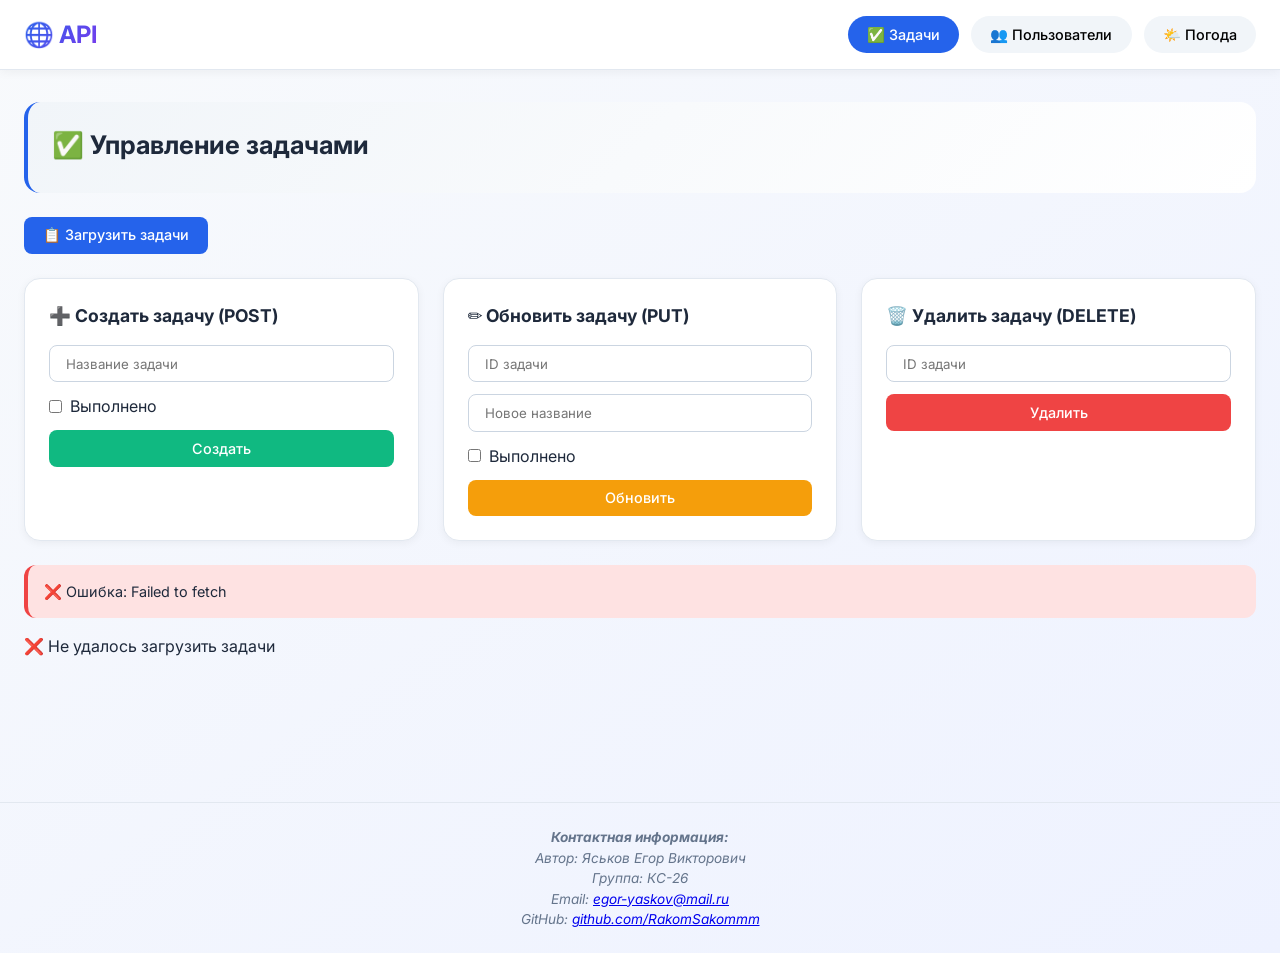
<file: Лаб 6/index.html>
<!DOCTYPE html>
<html lang="ru">
<head>
    <meta charset="UTF-8">
    <meta name="viewport" content="width=device-width, initial-scale=1.0">
    <title>API — Задачи | Пользователи | Погода</title>
    <link rel="stylesheet" href="style.css">
    <link href="https://fonts.googleapis.com/css2?family=Inter:opsz,wght@14..32,300;14..32,400;14..32,500;14..32,600;14..32,700&display=swap" rel="stylesheet">
    <script src="scripts.js" defer></script>
</head>
<body>
    <header class="site-header">
        <div class="container header-inner">
            <div class="logo">🌐 API </div>
            <nav class="main-nav">
                <button class="nav-btn active" data-api="todos">✅ Задачи</button>
                <button class="nav-btn" data-api="users">👥 Пользователи</button>
                <button class="nav-btn" data-api="weather">🌤️ Погода</button>
            </nav>
        </div>
    </header>

    <main class="container main-content">
        <section id="todos-panel" class="panel active-panel">
            <div class="panel-header">
                <h2>✅ Управление задачами</h2>
            </div>
            <div class="panel-controls">
                <button id="load-todos" class="btn btn-primary">📋 Загрузить задачи</button>
            </div>
            <div class="two-columns">
                <div class="card">
                    <h3>➕ Создать задачу (POST)</h3>
                    <form id="create-todo-form">
                        <input type="text" id="todo-title" placeholder="Название задачи" required>
                        <label class="checkbox-label">
                            <input type="checkbox" id="todo-completed"> Выполнено
                        </label>
                        <button type="submit" class="btn btn-success">Создать</button>
                    </form>
                </div>
                <div class="card">
                    <h3>✏️ Обновить задачу (PUT)</h3>
                    <form id="update-todo-form">
                        <input type="number" id="update-todo-id" placeholder="ID задачи" required>
                        <input type="text" id="update-todo-title" placeholder="Новое название">
                        <label class="checkbox-label">
                            <input type="checkbox" id="update-todo-completed"> Выполнено
                        </label>
                        <button type="submit" class="btn btn-warning">Обновить</button>
                    </form>
                </div>
                <div class="card">
                    <h3>🗑️ Удалить задачу (DELETE)</h3>
                    <form id="delete-todo-form">
                        <input type="number" id="delete-todo-id" placeholder="ID задачи" required>
                        <button type="submit" class="btn btn-danger">Удалить</button>
                    </form>
                </div>
            </div>
            <div class="result-area">
                <div id="todos-result" class="result-box">Результат операций</div>
                <div id="todos-list" class="todos-list"></div>
                <div id="todos-state" class="state-message"></div>
            </div>
        </section>

        <section id="users-panel" class="panel">
            <div class="panel-header">
                <h2>👥 Управление пользователями</h2>
            </div>
            <div class="panel-controls">
                <button id="load-users" class="btn btn-primary">👥 Загрузить пользователей</button>
            </div>
            <div class="two-columns">
                <div class="card">
                    <h3>➕ Создать пользователя (POST)</h3>
                    <form id="create-user-form">
                        <input type="text" id="user-name" placeholder="Имя" required>
                        <input type="email" id="user-email" placeholder="Email" required>
                        <input type="text" id="user-phone" placeholder="Телефон">
                        <button type="submit" class="btn btn-success">Создать</button>
                    </form>
                </div>
                <div class="card">
                    <h3>✏️ Обновить пользователя (PUT)</h3>
                    <form id="update-user-form">
                        <input type="number" id="update-user-id" placeholder="ID пользователя" required>
                        <input type="text" id="update-user-name" placeholder="Новое имя">
                        <input type="email" id="update-user-email" placeholder="Новый email">
                        <button type="submit" class="btn btn-warning">Обновить</button>
                    </form>
                </div>
                <div class="card">
                    <h3>🗑️ Удалить пользователя (DELETE)</h3>
                    <form id="delete-user-form">
                        <input type="number" id="delete-user-id" placeholder="ID пользователя" required>
                        <button type="submit" class="btn btn-danger">Удалить</button>
                    </form>
                </div>
            </div>
            <div class="result-area">
                <div id="users-result" class="result-box">Результат операций</div>
                <div id="users-list" class="users-grid"></div>
                <div id="users-state" class="state-message"></div>
            </div>
        </section>

        <section id="weather-panel" class="panel">
            <div class="panel-header">
                <h2>🌤️ Прогноз погоды</h2>
            </div>
            <div class="panel-controls">
                <select id="weather-city" class="city-select"></select>
                <button id="load-weather" class="btn btn-primary">🌡️ Показать погоду</button>
            </div>
            <div class="result-area">
                <div id="weather-result" class="result-box">Результат запроса</div>
                <div id="weather-info" class="weather-container"></div>
                <div id="weather-state" class="state-message"></div>
            </div>
        </section>
    </main>

    <footer class="site-footer">
            <address>
            <strong>Контактная информация:</strong><br>
            Автор: Яськов Егор Викторович<br>
            Группа: КС-26<br>
            Email: <a href="egor-yaskov@mail.ru">egor-yaskov@mail.ru</a><br>
            GitHub: <a href="https://github.com/RakomSakommm" target="_blank">github.com/RakomSakommm</a>
        </address>
    </footer>
</body>
</html>
</file>
<file: Лаб 6/style.css>
* {
    margin: 0;
    padding: 0;
    box-sizing: border-box;
}

body {
    font-family: 'Inter', system-ui, -apple-system, sans-serif;
    background: linear-gradient(145deg, #f8fafc 0%, #eef2ff 100%);
    color: #1e293b;
    line-height: 1.5;
    min-height: 100vh;
}

.container {
    max-width: 1400px;
    margin: 0 auto;
    padding: 0 1.5rem;
}

.site-header {
    background: rgba(255, 255, 255, 0.95);
    backdrop-filter: blur(10px);
    box-shadow: 0 2px 10px rgba(0, 0, 0, 0.05);
    position: sticky;
    top: 0;
    z-index: 100;
    border-bottom: 1px solid #e2e8f0;
}

.header-inner {
    display: flex;
    justify-content: space-between;
    align-items: center;
    padding: 1rem 1.5rem;
    flex-wrap: wrap;
    gap: 1rem;
}

.logo {
    font-size: 1.5rem;
    font-weight: 700;
    background: linear-gradient(135deg, #2563eb, #7c3aed);
    -webkit-background-clip: text;
    background-clip: text;
    color: transparent;
}

.main-nav {
    display: flex;
    gap: 0.75rem;
    flex-wrap: wrap;
}

.nav-btn {
    padding: 0.6rem 1.2rem;
    border: none;
    background: #f1f5f9;
    border-radius: 2rem;
    font-weight: 500;
    cursor: pointer;
    transition: all 0.2s;
    font-family: inherit;
    font-size: 0.9rem;
}

.nav-btn:hover {
    background: #e2e8f0;
    transform: translateY(-1px);
}

.nav-btn.active {
    background: #2563eb;
    color: white;
}

.main-content {
    padding: 2rem 1.5rem;
}

.panel {
    display: none;
    animation: fadeIn 0.3s ease;
}

.panel.active-panel {
    display: block;
}

@keyframes fadeIn {
    from { opacity: 0; transform: translateY(10px); }
    to { opacity: 1; transform: translateY(0); }
}

.panel-header {
    background: linear-gradient(135deg, #f1f5f9, #ffffff);
    padding: 1.5rem;
    border-radius: 1rem;
    margin-bottom: 1.5rem;
    border-left: 4px solid #2563eb;
}

.panel-header h2 {
    font-size: 1.6rem;
    margin-bottom: 0.25rem;
}

.panel-header p {
    color: #64748b;
}

.panel-controls {
    display: flex;
    gap: 1rem;
    flex-wrap: wrap;
    margin-bottom: 1.5rem;
}

.btn {
    padding: 0.6rem 1.2rem;
    border: none;
    border-radius: 0.5rem;
    font-weight: 500;
    cursor: pointer;
    transition: all 0.2s;
    font-family: inherit;
    font-size: 0.9rem;
}

.btn-primary {
    background: #2563eb;
    color: white;
}

.btn-primary:hover {
    background: #1d4ed8;
    transform: translateY(-1px);
}

.btn-success {
    background: #10b981;
    color: white;
}

.btn-success:hover {
    background: #059669;
}

.btn-warning {
    background: #f59e0b;
    color: white;
}

.btn-warning:hover {
    background: #d97706;
}

.btn-danger {
    background: #ef4444;
    color: white;
}

.btn-danger:hover {
    background: #dc2626;
}

.two-columns {
    display: grid;
    grid-template-columns: repeat(auto-fit, minmax(320px, 1fr));
    gap: 1.5rem;
    margin-bottom: 1.5rem;
}

.card {
    background: white;
    padding: 1.5rem;
    border-radius: 1rem;
    box-shadow: 0 2px 8px rgba(0, 0, 0, 0.05);
    border: 1px solid #e2e8f0;
}

.card h3 {
    margin-bottom: 1rem;
    font-size: 1.1rem;
}

.card form {
    display: flex;
    flex-direction: column;
    gap: 0.75rem;
}

.card input, .card select {
    padding: 0.6rem 1rem;
    border: 1px solid #cbd5e1;
    border-radius: 0.5rem;
    font-family: inherit;
}

.card input:focus, .card select:focus {
    outline: none;
    border-color: #2563eb;
    box-shadow: 0 0 0 2px rgba(37, 99, 235, 0.2);
}

.checkbox-label {
    display: flex;
    align-items: center;
    gap: 0.5rem;
    cursor: pointer;
}

.result-area {
    margin-top: 1.5rem;
}

.result-box {
    background: #f8fafc;
    padding: 1rem;
    border-radius: 0.75rem;
    margin-bottom: 1rem;
    border-left: 4px solid #2563eb;
    font-size: 0.9rem;
}

.state-message {
    text-align: center;
    padding: 2rem;
    color: #64748b;
}

.empty-state {
    text-align: center;
    padding: 2rem;
    color: #64748b;
    font-style: italic;
}

.todos-list {
    display: flex;
    flex-direction: column;
    gap: 0.5rem;
    margin-top: 1rem;
    max-height: 400px;
    overflow-y: auto;
}

.todo-item {
    display: flex;
    align-items: center;
    gap: 1rem;
    padding: 0.75rem;
    background: white;
    border-radius: 0.5rem;
    border: 1px solid #e2e8f0;
}

.todo-item:hover {
    transform: translateX(4px);
    border-color: #2563eb;
}

.todo-status {
    font-size: 1.2rem;
    cursor: pointer;
}

.todo-status.completed {
    color: #10b981;
}

.todo-status.pending {
    color: #f59e0b;
}

.todo-title {
    flex: 1;
    font-weight: 500;
}

.completed-text {
    text-decoration: line-through;
    color: #94a3b8;
}

.todo-id {
    font-size: 0.7rem;
    color: #94a3b8;
}

.users-grid {
    display: grid;
    grid-template-columns: repeat(auto-fill, minmax(320px, 1fr));
    gap: 1rem;
    margin-top: 1rem;
    max-height: 450px;
    overflow-y: auto;
}

.user-card {
    background: white;
    padding: 1rem;
    border-radius: 0.75rem;
    border: 1px solid #e2e8f0;
    transition: all 0.2s;
}

.user-card:hover {
    transform: translateY(-2px);
    box-shadow: 0 4px 12px rgba(0, 0, 0, 0.08);
}

.user-name {
    font-weight: 700;
    font-size: 1.1rem;
    margin-bottom: 0.5rem;
    color: #1e293b;
}

.user-info {
    font-size: 0.85rem;
    color: #475569;
    margin: 0.25rem 0;
}

.user-id {
    font-size: 0.7rem;
    color: #94a3b8;
    margin-top: 0.5rem;
}

.weather-container {
    margin-top: 1rem;
}

.weather-card {
    background: linear-gradient(135deg, #667eea 0%, #764ba2 100%);
    color: white;
    padding: 1.5rem;
    border-radius: 1rem;
    text-align: center;
}

.weather-city {
    font-size: 1.5rem;
    font-weight: 600;
    margin-bottom: 0.5rem;
}

.weather-temp {
    font-size: 3rem;
    font-weight: 700;
    margin: 0.5rem 0;
}

.weather-details {
    display: flex;
    justify-content: center;
    gap: 1.5rem;
    margin-top: 1rem;
    font-size: 0.9rem;
    flex-wrap: wrap;
}

.city-select {
    padding: 0.6rem 1rem;
    border-radius: 0.5rem;
    border: 1px solid #cbd5e1;
    font-family: inherit;
    min-width: 200px;
    background: white;
}

.city-select:focus {
    outline: none;
    border-color: #2563eb;
    box-shadow: 0 0 0 2px rgba(37, 99, 235, 0.2);
}

.delete-btn {
    background: none;
    border: none;
    cursor: pointer;
    font-size: 1rem;
    padding: 0.25rem 0.5rem;
    border-radius: 0.25rem;
    transition: all 0.2s;
}

.delete-btn:hover {
    background: #fee2e2;
}

.site-footer {
    margin-top: 3rem;
    padding: 1.5rem;
    text-align: center;
    border-top: 1px solid #e2e8f0;
    color: #64748b;
    font-size: 0.85rem;
}


@media (max-width: 768px) {
    .header-inner {
        flex-direction: column;
        text-align: center;
    }
    
    .two-columns {
        grid-template-columns: 1fr;
    }
    
    .panel-controls {
        flex-direction: column;
    }
    
    .btn {
        width: 100%;
        text-align: center;
    }
    
    .weather-details {
        flex-direction: column;
        gap: 0.5rem;
    }
}
</file>
